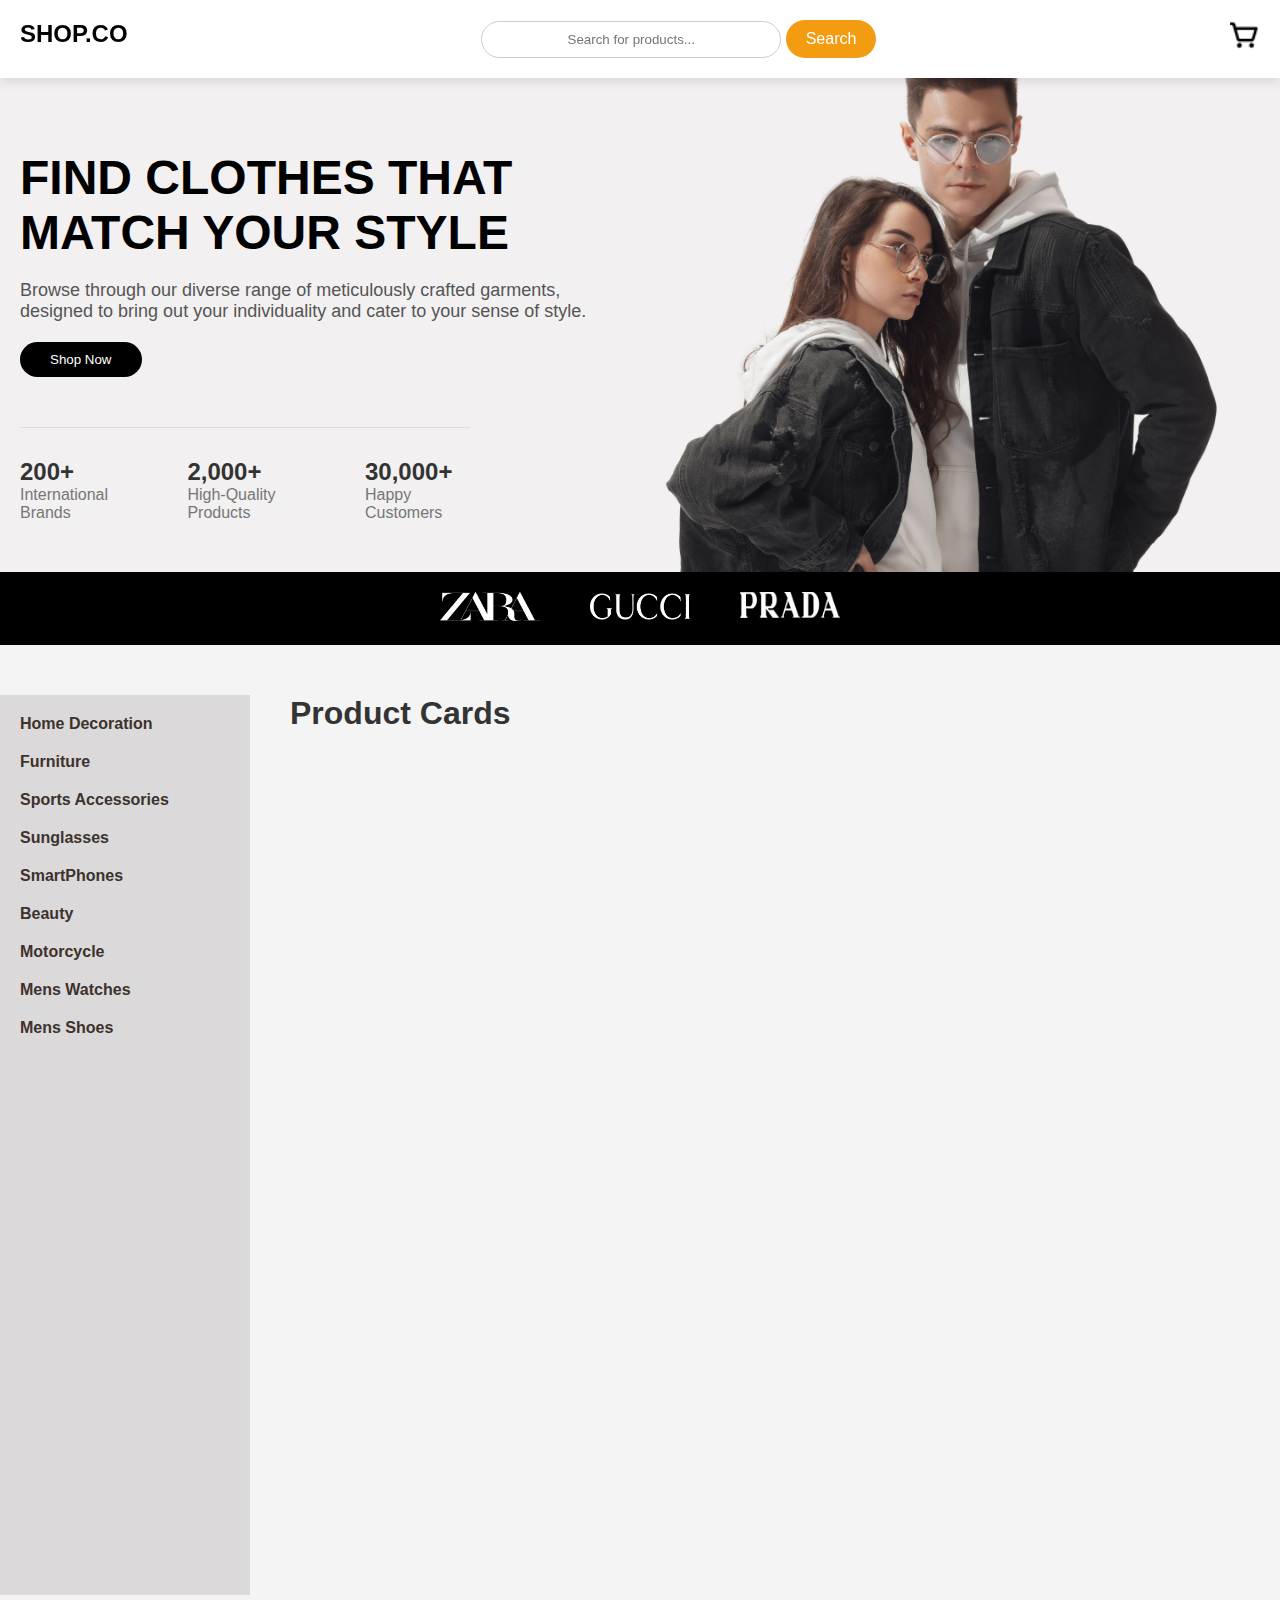
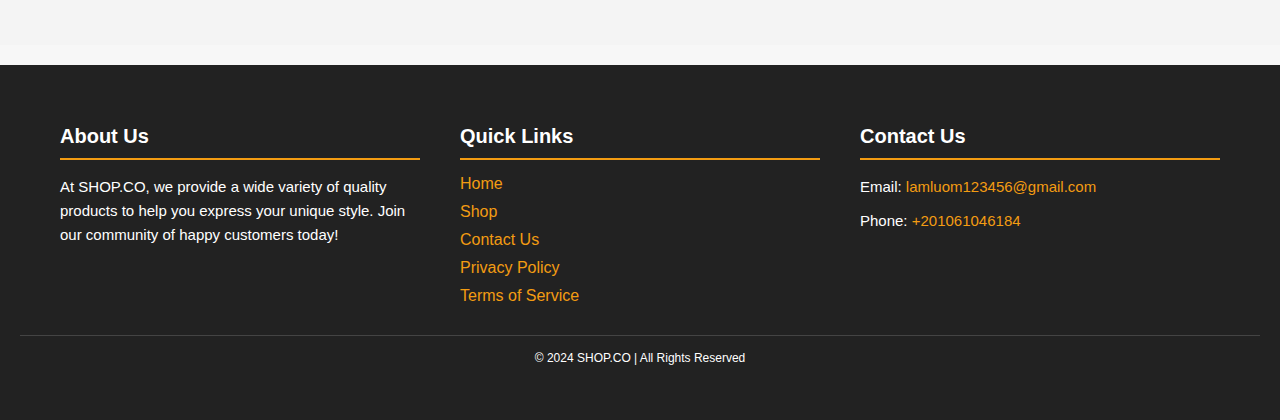
<file: index.html>
<!DOCTYPE html>
<html lang="en">
  <head>
    <meta charset="UTF-8" />
    <meta name="viewport" content="width=device-width, initial-scale=1.0" />
    <link
      rel="stylesheet"
      href="https://cdnjs.cloudflare.com/ajax/libs/font-awesome/6.6.0/css/all.min.css"
      integrity="sha512-Kc323vGBEqzTmouAECnVceyQqyqdsSiqLQISBL29aUW4U/M7pSPA/gEUZQqv1cwx4OnYxTxve5UMg5GT6L4JJg=="
      crossorigin="anonymous"
      referrerpolicy="no-referrer"
    />
    <title>SHOP.CO</title>
    <link rel="stylesheet" href="style.css" />
  </head>

  <body>
    <!-- Header Section -->
    <header>
      <div class="logo">
        <a href="#" onclick="goHome()"><h1 class="header-Logo">SHOP.CO</h1></a>
      </div>
      <div class="search-bar">
        <div class="search-container">
          <i class="fa-solid fa-magnifying-glass" id="search-icon"></i>
          <input
            type="text"
            id="search-input"
            placeholder="Search for products..."
          />
          <button id="search-button">Search</button>
        </div>
      </div>
      <div class="cart">
        <a href="#product-section"><img src="cart-icon.png" alt="Cart" /></a>
      </div>
    </header>

    <!-- Main Section -->
    <section class="main-section">
      <div class="content">
        <h1>FIND CLOTHES THAT MATCH YOUR STYLE</h1>
        <p>
          Browse through our diverse range of meticulously crafted garments,
          designed to bring out your individuality and cater to your sense of
          style.
        </p>
        <a href="#product-section"><button>Shop Now</button></a>
      </div>
      <div class="statistics">
        <div class="stat">
          <h3>200+</h3>
          <p>International Brands</p>
        </div>
        <div class="stat">
          <h3>2,000+</h3>
          <p>High-Quality Products</p>
        </div>
        <div class="stat">
          <h3>30,000+</h3>
          <p>Happy Customers</p>
        </div>
      </div>
    </section>

    <!-- Brands Section -->
    <section class="brands-section">
      <div class="brand-logo">
        <img src="zara-logo.png" alt="Zara" />
      </div>
      <div class="brand-logo">
        <img src="gucci-logo.png" alt="Gucci" />
      </div>
      <div class="brand-logo">
        <img src="prada-logo.png" alt="Prada" />
      </div>
    </section>

    <!-- Product Section -->
    <section id="product-section">
      <aside>
        <ul>
          <li>
            <h4 onclick="fetchSearchResults('home-decoration')">
              Home Decoration
            </h4>
          </li>
          <li><h4 onclick="fetchSearchResults('furniture')">Furniture</h4></li>
          <li>
            <h4 onclick="fetchSearchResults('sports-accessories')">
              Sports Accessories
            </h4>
          </li>
          <li>
            <h4 onclick="fetchSearchResults('sunglasses')">Sunglasses</h4>
          </li>
          <li>
            <h4 onclick="fetchSearchResults('smartphones')">SmartPhones</h4>
          </li>
          <li><h4 onclick="fetchSearchResults('beauty')">Beauty</h4></li>
          <li>
            <h4 onclick="fetchSearchResults('motorcycle')">Motorcycle</h4>
          </li>
          <li>
            <h4 onclick="fetchSearchResults('mens-watches')">Mens Watches</h4>
          </li>
          <li>
            <h4 onclick="fetchSearchResults('mens-shoes')">Mens Shoes</h4>
          </li>
        </ul>
      </aside>

      <main>
        <h1>Product Cards</h1>
        <div class="product-container" id="product-container">
          <!-- Product cards will be dynamically generated here -->
        </div>
      </main>
    </section>

    <!-- Footer Section -->
    <footer class="footer">
      <div class="footer-content">
        <div class="footer-section about">
          <h4>About Us</h4>
          <p>
            At SHOP.CO, we provide a wide variety of quality products to help
            you express your unique style. Join our community of happy customers
            today!
          </p>
        </div>
        <div class="footer-section links">
          <h4>Quick Links</h4>
          <ul>
            <li><a href="#">Home</a></li>
            <li><a href="#product-section">Shop</a></li>
            <li><a href="">Contact Us</a></li>
            <li><a href="">Privacy Policy</a></li>
            <li><a href="">Terms of Service</a></li>
          </ul>
        </div>
        <div class="footer-section contact">
          <h4>Contact Us</h4>
          <p>
            Email:
            <a href="mailto:lamluom123456@gmail.com">lamluom123456@gmail.com</a>
          </p>
          <p>Phone: <a href="tel:+201061046184">+201061046184</a></p>
        </div>
      </div>
      <div class="footer-bottom">
        <p>&copy; 2024 SHOP.CO | All Rights Reserved</p>
        <div class="socials">
          <a
            href="https://www.facebook.com/profile.php?id=100011362466411"
            target="_blank"
            aria-label="Facebook"
            ><i class="fab fa-facebook-f"></i
          ></a>
          <a
            href="https://www.instagram.com/lamluom_alfaydi/"
            target="_blank"
            aria-label="Twitter"
            ><i class="fab fa-twitter"></i
          ></a>
          <a
            href="https://www.instagram.com/lamluom_alfaydi/"
            target="_blank"
            aria-label="Instagram"
            ><i class="fab fa-instagram"></i
          ></a>
          <a href="https:" target="_blank" aria-label="Pinterest"
            ><i class="fab fa-pinterest-p"></i
          ></a>
        </div>
      </div>
    </footer>

    <script src="script.js"></script>
  </body>
</html>
</file>
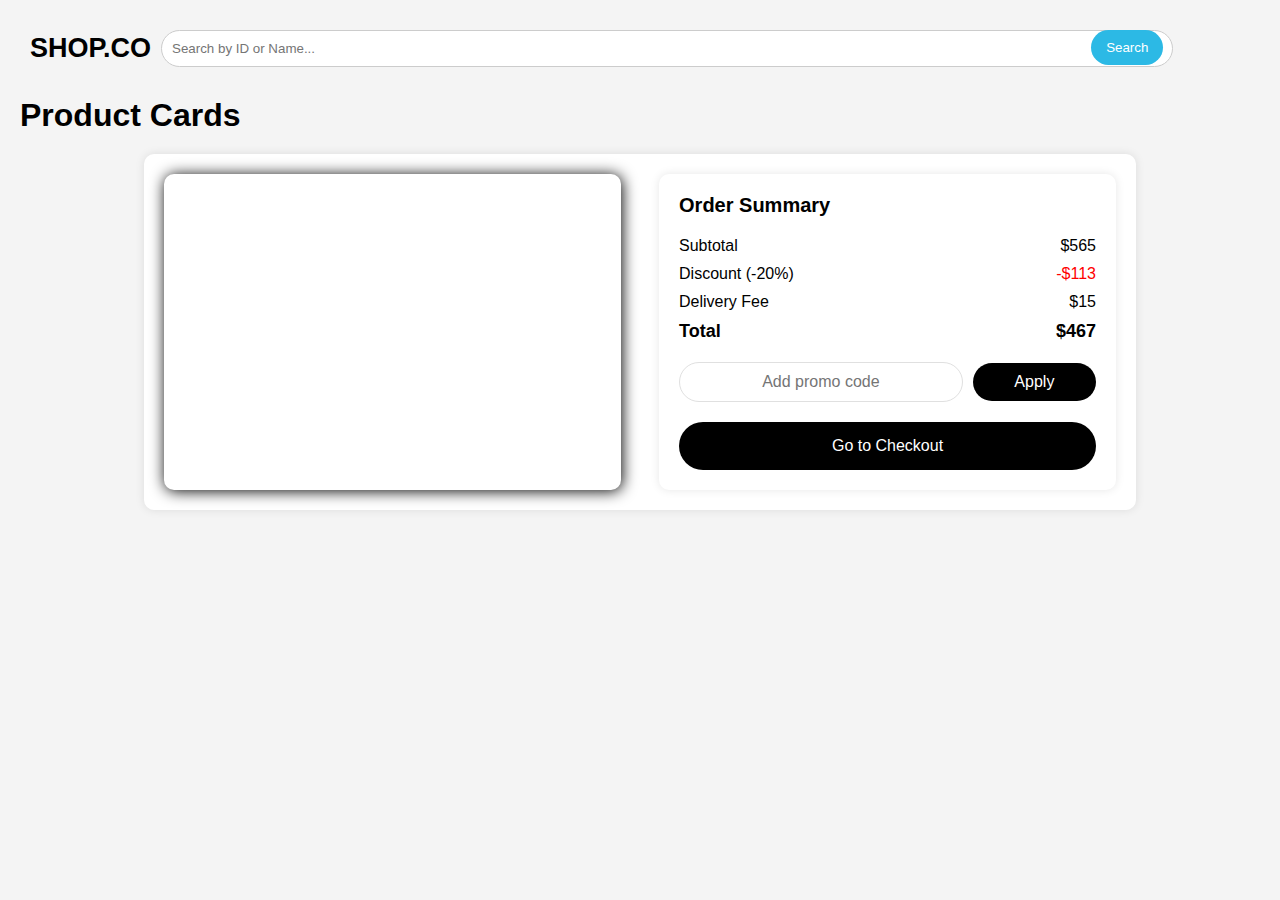
<file: cart/index.html>
<!DOCTYPE html>
<html lang="en">
  <head>
    <meta charset="UTF-8" />
    <link rel="stylesheet" href="css/style.css" />
    <title>Carts</title>
  </head>
  <body>
    <link
      rel="stylesheet"
      href="https://cdnjs.cloudflare.com/ajax/libs/font-awesome/6.6.0/css/all.min.css"
      integrity="sha512-Kc323vGBEqzTmouAECnVceyQqyqdsSiqLQISBL29aUW4U/M7pSPA/gEUZQqv1cwx4OnYxTxve5UMg5GT6L4JJg=="
      crossorigin="anonymous"
      referrerpolicy="no-referrer"
    />
    <link rel="stylesheet" href="css/style.css" />
  </head>
  <body>
    <header>
      <div class="header">
        <div class="company-name">SHOP.CO</div>
        <div class="search-bar">
          <input
            type="text"
            id="search-input"
            placeholder="Search by ID or Name..."
          />
          <button id="search-button">Search</button>
        </div>
        <div class="icon">
          <i class="fa-solid fa-cart-shopping"></i>
        </div>
    </div>

    <h1>Product Cards</h1>
    <div class="product-container" id="product-container"></div>
    <div class="container">
      <div class="cart-items" id="cart-items">

      </div>
      <div class="order-summary">
        <h2>Order Summary</h2>
        <p><span>Subtotal</span><span>$565</span></p>
        <p><span>Discount (-20%)</span><span style="color: red">-$113</span></p>
        <p><span>Delivery Fee</span><span>$15</span></p>
        <p class="total"><span>Total</span><span>$467</span></p>
        <div class="promo-code">
          <div class="input-container">
            <i class="fa-solid fa-tag"></i>
            <input type="text" placeholder="Add promo code" />
          </div>
          <button>Apply</button>
        </div>        
        <a href="#" class="checkout-button"
          >Go to Checkout <i class="fas fa-arrow-right"></i
        ></a>
      </div>
    </div>
    <script src="js/script.js"></script>
  </body>
</html>
</file>
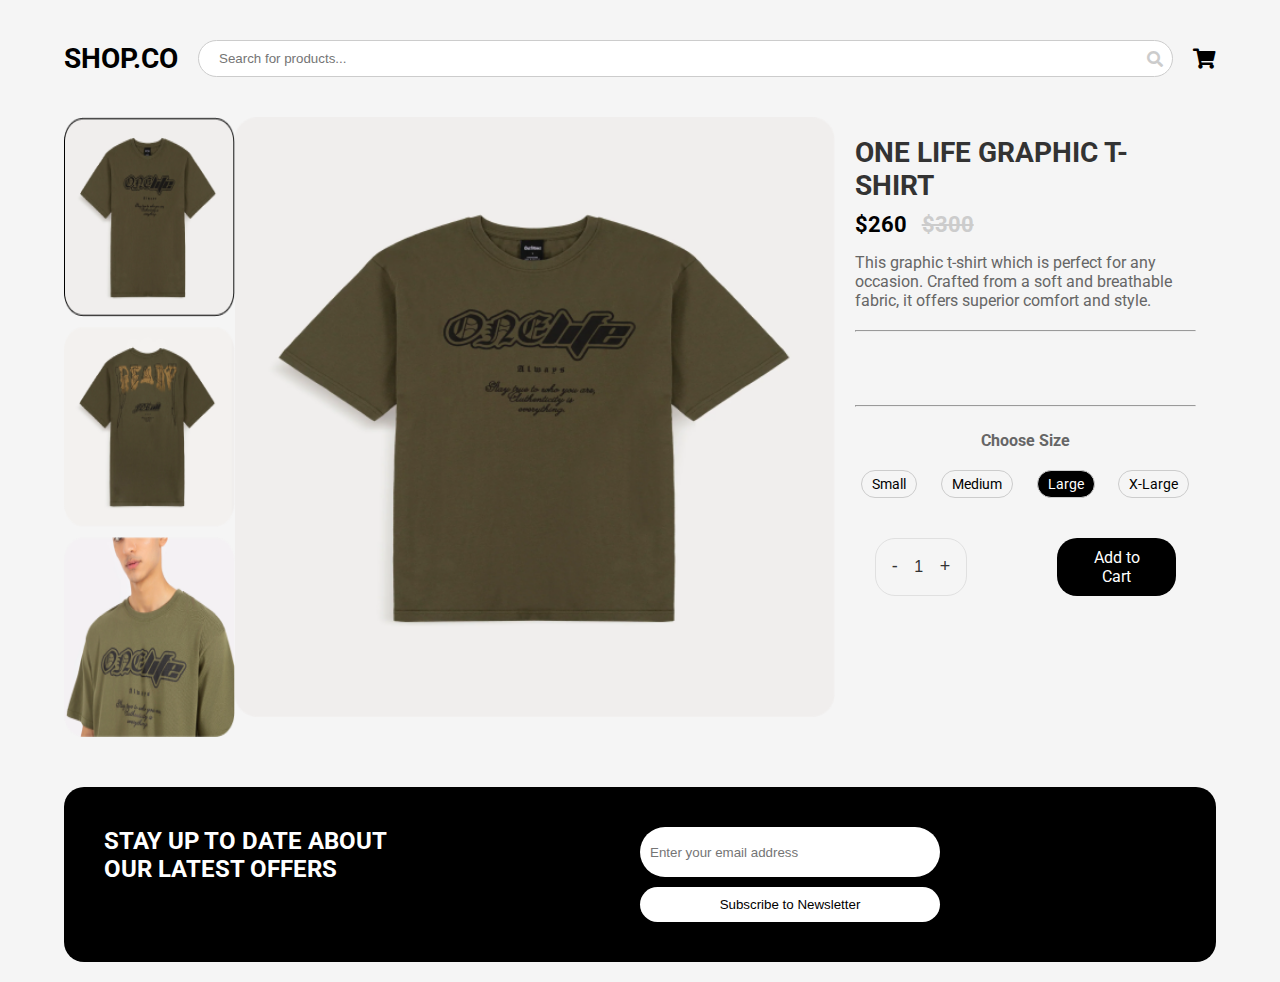
<file: Product-Detail/index.html>
<html>
<header>
    <title>
        Product Detail
    </title>
    <link href="https://cdnjs.cloudflare.com/ajax/libs/font-awesome/5.15.3/css/all.min.css" rel="stylesheet" />
    <link rel="preconnect" href="https://fonts.googleapis.com">
    <link rel="preconnect" href="https://fonts.gstatic.com" crossorigin>
    <link href="https://fonts.googleapis.com/css2?family=Kanit:ital,wght@0,100;0,200;0,300;0,400;0,500;0,600;0,700;0,800;0,900;1,100;1,200;1,300;1,400;1,500;1,600;1,700;1,800;1,900&display=swap" rel="stylesheet">
    <link href="https://fonts.googleapis.com/css2?family=Roboto:wght@400;700&amp;display=swap" rel="stylesheet" />
    <link rel="stylesheet" href="style.css">

</header>
<body>
    <div class="container">
        <div class="header">
            <div class="logo">
                SHOP.CO
            </div>
            <div class="search-bar">
                <i class="fas fa-search"></i>

                <input placeholder="Search for products..." type="text" />

            </div>
            <div class="cart">
                <i class="fas fa-shopping-cart">
                </i>
            </div>
        </div>
        <div class="product-detail">
            <div class="product-images">
                <img alt="Thumbnail image of a green t-shirt with 'One Life' graphic text" height="200"
                    src="./imgs/image 2.png" width="100" />
                <img alt="Thumbnail image of a green t-shirt with 'Team' graphic text" height="200"
                    src="./imgs/image 5.png" width="100" />
                <img alt="Thumbnail image of a person wearing a green t-shirt with 'One Life' graphic text" height="200"
                    src="./imgs/image 6.png" width="100" />
            </div>
            <div class="product-img-logo">
                <img alt="" height="600" src="./imgs/image 1.png" width="600" />
            </div>
            <div class="product-info">

                <h1>
                    ONE LIFE GRAPHIC T-SHIRT
                </h1>
                <div class="price">
                    $260
                    <del>
                        $300
                    </del>
                </div>
                <p>
                    This graphic t-shirt which is perfect for any occasion. Crafted from a soft and breathable fabric,
                    it offers superior comfort and style.
                </p>
                <hr><br><br><br>
                <hr>
                <div class="size-options">
                    <p class="Choose-Size">Choose Size</p>
                    <span>
                        Small
                    </span>
                    <span>
                        Medium
                    </span>
                    <span class="active">
                        Large
                    </span>
                    <span>
                        X-Large
                    </span>
                </div>

            <div class="text">
                <div class="quantity-selector">
                    <button class="decrease">-</button>
                    <input type="text" value="1" />
                    <button class="increase">+</button>
                  </div>
                  
                <div class="add-to-cart">
                    Add to Cart
                </div>
            </div>
            </div>
        </div>
        <div class="newsletter">
            <div class="info">
                <h1>STAY UP TO DATE ABOUT <br> OUR LATEST OFFERS</h1>
            </div>
            <div class="subscribe">
                <input type="email" placeholder="Enter your email address" />
                <button>Subscribe to Newsletter</button>
            </div>
        </div>
    </div>
</body>

</html>
</file>
<file: style.css>
/* General Styles */
* {
    margin: 0;
    padding: 0;
    box-sizing: border-box;
    font-family: 'Arial', sans-serif;
}

body {
    background-color: #f7f7f7;
    color: #333;
    width: 100%;
    height: 100%;
}

/* Header Section */
header {
    position: fixed;
    top: 0;
    width: 100%;
    background-color: #fff;
    display: flex;
    justify-content: space-between;
    padding: 20px;
    box-shadow: 0px 4px 10px rgba(0, 0, 0, 0.1);
    z-index: 1000;
}

header .logo a {
    text-decoration: none;
    color: #000;
}

header .logo h1 {
    font-size: 24px;
    font-weight: bold;
    cursor: pointer;
}

header .search-bar input {
    width: 300px;
    padding: 10px;
    border-radius: 25px;
    border: 1px solid #ccc;
}

header .cart img {
    width: 30px;
    height: 30px;
    cursor: pointer;
}

.search-container {
    position: relative;
}

.search-container input {
    width: 300px;
    padding: 10px 10px 10px 40px;
    border-radius: 25px;
    border: 1px solid #ccc;
    text-align: center;
}

#search-button {
    background-color: #f39c12;
    color: #fff;
    border: none;
    border-radius: 25px;
    padding: 10px 20px;
    cursor: pointer;
    font-size: 16px;
    transition: background-color 0.3s, transform 0.3s;
}

#search-button:hover {
    background-color: #e68a00;
    transform: scale(1.05);
}

#search-button:focus {
    outline: none;
    box-shadow: 0 0 5px #f39c12;
}

.search-container i {
    position: absolute;
    left: 15px;
    top: 50%;
    transform: translateY(-50%);
    color: #888;
    font-size: 16px;
    cursor: pointer;
}

.search-container i:hover {
    color: #000;
}

/* Main Section */
.main-section {
    padding: 150px 20px 50px 20px;
    background-color: #fff;
    text-align: left;
    background-image: url(Rectangle2.png);
    background-repeat: no-repeat;
    background-size: cover;
    width: 100%;
}

.main-section .content {
    max-width: 600px;
    margin-left: 0;
}

.main-section .content h1 {
    font-size: 48px;
    font-weight: bold;
    color: #000;
    margin-bottom: 20px;
}

.main-section .content p {
    font-size: 18px;
    margin-bottom: 20px;
    color: #555;
}

.main-section button {
    background-color: #000;
    color: #fff;
    padding: 10px 30px;
    border: none;
    border-radius: 25px;
    cursor: pointer;
}

/* Statistics Section */
.statistics {
    display: flex;
    justify-content: flex-start;
    margin-top: 50px;
    gap: 50px;
    padding-top: 30px;
    border-top: 1px solid #ddd;
    max-width: 450px;
}

.statistics .stat h3 {
    font-size: 24px;
    font-weight: bold;
}

.statistics .stat p {
    color: #777;
}

/* Brands Section */
.brands-section {
    background-color: #000;
    padding: 20px 0;
    display: flex;
    justify-content: center;
    gap: 50px;
    width: 100%;
}

.brands-section .brand-logo img {
    width: 100px;
}

/* Product Section */
#product-section {
    padding: 50px 0px;
    display: grid;
    grid-template-columns: 250px 1fr;
    grid-template-areas:
        "aside main";
    gap: 20px;
    background-color: #f4f4f4;
}

aside {
    grid-area: aside;
    background-color: #dbd9d9;
    color: #3d322d;
    font-weight: bold;
    padding: 10px;
    position: sticky;
    top: 100px;
    height: 100vh;
    
}

aside ul {
    margin: 0;
    padding: 0;
    list-style-type: none;
}

aside ul h4 {
    padding: 10px;
    cursor: pointer;
    transition: all 0.3s ease;
}

aside ul h4:hover {
    color: #705c53;
    box-shadow: 0 0 10px #3d322d;
}

main {
    grid-area: main;
    margin-left: 20px;
    display: flex;
    flex-wrap: wrap;
    gap: 20px;
    justify-content: flex-start;
}

.product-container {
    display: flex;
    flex-wrap: wrap;
    gap: 10px;
    width: 100%;
}

.product-card {
    background: #fff;
    border-radius: 8px;
    padding: 15px;
    box-shadow: 0 2px 5px rgba(0, 0, 0, 0.1);
    width: 250px;
    text-align: center;
    overflow: hidden;
    position: relative;
}

.product-card img {
    max-width: 100%;
    height: auto;
    border-radius: 8px;
    transition: transform 0.3s ease;
}

.product-card:hover img {
    transform: scale(1.1);
}

.rating {
    color: #f39c12;
}

.show-details {
    background-color: #f39c12;
    color: #fff;
    border: none;
    border-radius: 25px;
    padding: 10px 20px;
    cursor: pointer;
    font-size: 16px;
    transition: background-color 0.3s, transform 0.3s;
    margin-top: 10px;
    box-shadow: 0 4px 10px rgba(0, 0, 0, 0.2);
}

.show-details:hover {
    background-color: #e68a00;
    transform: scale(1.05);
}

.show-details:focus {
    outline: none;
    box-shadow: 0 0 5px #f39c12;
}

.footer {
    background-color: #222;
    color: #fff;
    padding: 40px 20px;
    margin-top: 20px;
    width: 100%;
}

.footer-content {
    display: flex;
    justify-content: space-between;
    flex-wrap: wrap;
    max-width: 1200px;
    margin: 0 auto;
}

.footer-section {
    flex: 1;
    min-width: 200px;
    margin: 20px;
}

.footer-section h4 {
    margin-bottom: 15px;
    font-size: 20px;
    border-bottom: 2px solid #f39c12;
    padding-bottom: 10px;
}

.footer-section p {
    margin: 10px 0;
    line-height: 1.6;
    font-size: 15px;
}

.footer-section ul {
    list-style-type: none;
    padding: 0;
}

.footer-section ul li {
    margin: 10px 0;
}

.footer-section ul li a {
    color: #f39c12;
    text-decoration: none;
    transition: color 0.3s;
}

.footer-section ul li a:hover {
    text-decoration: underline;
    color: #fff;
}

.contact p a {
    color: #f39c12;
    text-decoration: none;
}

.contact p a:hover {
    text-decoration: underline;
    color: #fff;
}

.footer-bottom {
    width: 100%;
    text-align: center;
    padding: 10px 0;
    border-top: 1px solid #444;
}

.footer-bottom p {
    margin: 5px 0;
    font-size: 12px;
}

.socials {
    display: flex;
    justify-content: center;
    gap: 15px;
    margin-top: 5px;
}

.socials a {
    color: #f39c12;
    font-size: 18px;
    transition: transform 0.3s;
}

.socials a:hover {
    transform: scale(1.1);
}


@media (max-width: 768px) {
    .main-section, .brands-section, .footer {
        padding: 10px;
    }
    .brands-section {
        gap: 20px;
    }
    .footer-content {
        flex-direction: column;
        align-items: center;
    }
    
    .footer-section {
        text-align: center;
    }
}
</file>
<file: cart/css/style.css>
* {
    margin: 0;
    padding: 0;
    box-sizing: border-box;
  }
  
  body {
    font-family: Arial, sans-serif;
    background-color: #f4f4f4;
    padding: 20px;
  }
  .header {
    display: flex;
    justify-content: space-between;
    align-items: center;
    margin-bottom: 20px;
    padding: 10px 0;
  }
  .search-bar {
    width: 90%;
    position: relative;
  }
  .search-bar input {
    width: 100%;
    padding: 10px;
    border-radius: 20px;
    border: 1px solid #ccc;
    outline: none;
    margin-left: 10px;
  }
  .search-bar button {
    position: absolute;
    right: 0;
    top: 0;
    border: none;
    background: #2cb9e5;
    color: white;
    padding: 10px 15px;
    border-radius: 20px;
    cursor: pointer;
    margin-left: 10px;
  }
  .icon {
    font-size: 25px;
    width: 90px;
    height: 20px;
    margin-left: 15px;
  }
  .company-name {
    font-size: 27px;
    font-weight: bold;
    margin-left: 10px;
  }
  .product-container {
    display: flex;
    flex-wrap: wrap;
    gap: 20px;
    justify-content: center;
  }
  .product-card {
    background: #fff;
    border-radius: 8px;
    padding: 15px;
    box-shadow: 0 2px 5px rgba(0, 0, 0, 0.1);
    width: 200px;
    text-align: center;
    overflow: hidden;
    position: relative;
  }
  .product-card img {
    max-width: 100%;
    height: auto;
    border-radius: 8px;
    transition: transform 0.3s ease;
  }
  .product-card:hover img {
    transform: scale(1.1);
  }
  .rating {
    color: #f39c12;
  }
 /*********************************************************/
 .container {
  display: flex;
  justify-content: space-between;
  width: 80%;
  max-width: 1200px;
  background-color: #fff;
  padding: 20px;
  border-radius: 10px;
  box-shadow: 0 0 10px rgba(0, 0, 0, 0.1);
  margin: 20px auto;
  }
.cart-items {
  box-shadow: 1px 1px 15px black;
  border-radius: 10px;
  padding: 10px;
}
.cart-items, .order-summary {
    width: 48%;
}
.cart-items h1 {
    font-size: 24px;
    font-weight: bold;
    margin-bottom: 20px;
}
.cart-item {
  display: flex;
  justify-content: space-between;
  align-items: center;
  padding: 10px 15px;
  border-bottom: 1px solid #e0e0e0;
  position: relative;
}

.quantity-control {
  display: flex;
  flex-direction: column;
  align-items: flex-end;
}

.quantity-control-value {
  display: flex;
  margin-bottom: 5px;
}

.cart-item-price {
  font-size: 18px;
  font-weight: bold;
}

.cart-item:last-child {
    border-bottom: none;
}
.cart-item img {
    width: 80px;
    height: 80px;
    border-radius: 10px;
}
.cart-item-details {
    flex-grow: 1;
    margin-left: 20px;
}
.cart-item-details h2 {
    font-size: 18px;
    margin: 0;
}
.cart-item-details p {
    margin: 5px 0;
    color: #666;
}

.quantity-control button {
  background-color: #f0f0f0;
  border: none;
  padding: 5px 10px;
  font-size: 18px;
  cursor: pointer;
  border-radius: 5px;
  margin: 2px 0;
}
.quantity-control span {
    margin: 0 10px;
    font-size: 18px;
}
.order-summary {
    padding: 20px;
    border-radius: 10px;
    box-shadow: 0 0 10px rgba(0, 0, 0, 0.1);

}
.order-summary h2 {
    font-size: 20px;
    font-weight: bold;
    margin-bottom: 20px;
}
.order-summary p {
    display: flex;
    justify-content: space-between;
    margin: 10px 0;
    font-size: 16px;
}
.order-summary p.total {
    font-size: 18px;
    font-weight: bold;
}

.promo-code {
  display: flex;
  gap: 10px;
  margin: 20px 0;
  align-items: center;
}

.input-container {
  position: relative;
  width: 70%;
}

.input-container i {
  position: absolute;
  top: 50%;
  left: 15px;
  transform: translateY(-50%);
  color: #aaa;
  font-size: 16px;
  cursor: pointer;
}

.promo-code input {
  width: 100%;
  padding: 10px 40px;
  border: 1px solid #e0e0e0;
  border-radius: 50px;
  font-size: 16px;
  text-align: center;
}

.promo-code button {
  padding: 10px 30px;
  background-color: #000;
  color: #fff;
  border: none;
  border-radius: 50px;
  cursor: pointer;
  font-size: 16px;
  width: 30%;
}
.checkout-button {
    display: block;
    width: 100%;
    padding: 15px;
    background-color: #000;
    color: #fff;
    text-align: center;
    border: none;
    border-radius: 50px;
    font-size: 16px;
    cursor: pointer;
    text-decoration: none;
}
</file>
<file: Product-Detail/style.css>
body {
  font-family: "Roboto", sans-serif;
  margin: 0;
  padding: 0;
  background-color: #f5f5f5;
}

.container {
  width: 90%;
  margin: 0 auto;
  padding: 20px 0;
}

.header {
  display: flex;
  justify-content: space-between;
  align-items: center;
  padding: 20px 0;
}

.header .logo {
  font-size: 28px;
  font-weight: 700;
  color: #000;
}

.header .search-bar {
  flex-grow: 1;
  margin: 0 20px;
  position: relative;
}

.header .search-bar input {
  width: 100%;
  padding: 10px 40px 10px 20px;
  border-radius: 20px;
  border: 1px solid #ccc;
}

.header .search-bar i {
  position: absolute;
  right: 10px;
  top: 50%;
  transform: translateY(-50%);
  color: #ccc;
}

.header .cart {
  font-size: 20px;
  color: #000;
}

.product-detail {
  display: flex;
  margin-top: 20px;
  justify-content: space-between;
  flex-wrap: wrap; /* Allow wrapping for smaller screens */
}

.product-images {
  flex: 1;
  display: flex;
  flex-direction: column;
  align-items: center;
}

.product-images img {
  width: 100%;
  max-width: 250px;
  margin-bottom: 10px;
  border-radius: 10px;
}

.product-info {
  flex: 2;
  padding: 0 20px;
  max-width: 60%;
}

.product-info h1 {
  font-size: 28px;
  font-weight: 700;
  margin-bottom: 10px;
  color: #333;
}

.product-info .price {
  font-size: 22px;
  font-weight: 700;
  margin-bottom: 10px;
}

.product-info .price del {
  color: #ccc;
  margin-left: 10px;
}

.product-info p {
  font-size: 16px;
  color: #666;
  margin-bottom: 20px;
}

.size-options {
  margin-bottom: 20px;
  display: flex;
  justify-content: flex-start;
  gap: 10px;
  flex-wrap: wrap;
  align-items: center;
}

.size-options p {
  font-weight: bold;
  margin-bottom: 10px;
  width: 100%;
  text-align: center;
}

.size-options span {
  padding: 5px 10px;
  border: 1px solid #ccc;
  border-radius: 20px;
  cursor: pointer;
  font-size: 14px;
  margin: 0 auto;
}

.size-options .active {
  background-color: #000;
  color: #fff;
}

.quantity-selector {
  display: flex;
  align-items: center;
  justify-content: space-between;
  background-color: #f5f5f5;
  border-radius: 20px;
  padding: 5px 10px;
  border: 1px solid #e0e0e0;
}

.quantity-selector button {
  background: none;
  border: none;
  font-size: 18px;
  cursor: pointer;
  color: #333;
}

.quantity-selector input {
  width: 30px;
  text-align: center;
  border: none;
  background-color: transparent;
  font-size: 16px;
  color: #333;
}

.text {
  display: flex;
  gap: 90px;
  padding: 20px;
  margin: 0 auto;
  justify-content: space-between;
}

.add-to-cart {
  display: inline-block;
  padding: 10px 20px;
  background-color: #000;
  color: #fff;
  border-radius: 20px;
  cursor: pointer;
  text-align: center;
}

.newsletter {
  border-radius: 20px;
  background-color: #000;
  color: #fff;
  padding: 40px;
  display: flex;
  justify-content: flex-start;
  align-items: flex-start;
  margin-top: 40px;
  max-width: 100%;
  flex-direction: row;
}

.newsletter .info {
  text-align: left;
  margin-bottom: 20px;
  width: 100%;
}

.newsletter h1 {
  font-size: 24px;
  font-weight: 700;
  margin: 0;
}

.newsletter .subscribe {
  display: flex;
  flex-direction: column;
  gap: 10px;
  width: 100%;
}

.newsletter input {
  padding: 10px;
  border-radius: 30px;
  border: none;
  width: 300px;
  height: 50px;
}

.newsletter button {
  padding: 10px 20px;
  border-radius: 30px;
  border: none;
  background-color: #fff;
  color: #000;
  cursor: pointer;
  width: 300px;
}

@media (max-width: 768px) {
  .newsletter {
      flex-direction: column;
  }

  .newsletter input,
  .newsletter button {
      width: 100%;
  }
}
</file>
